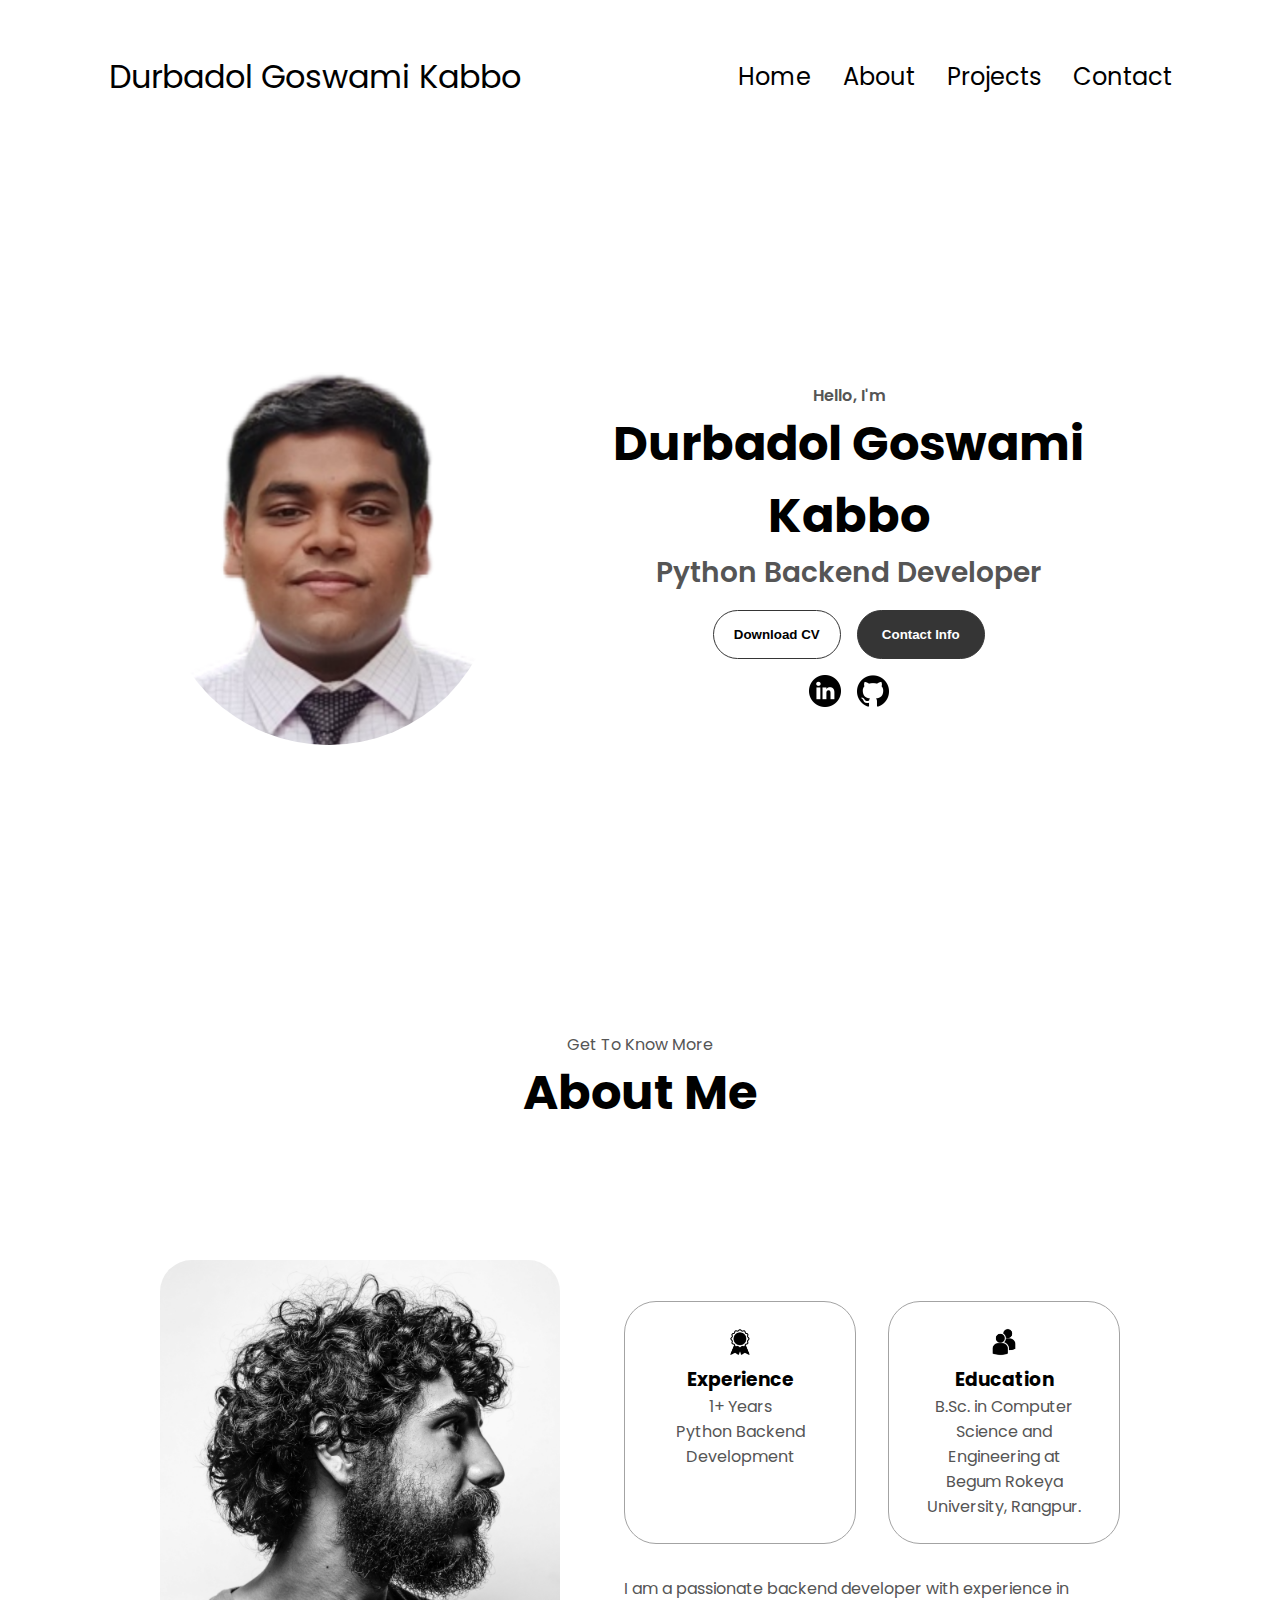
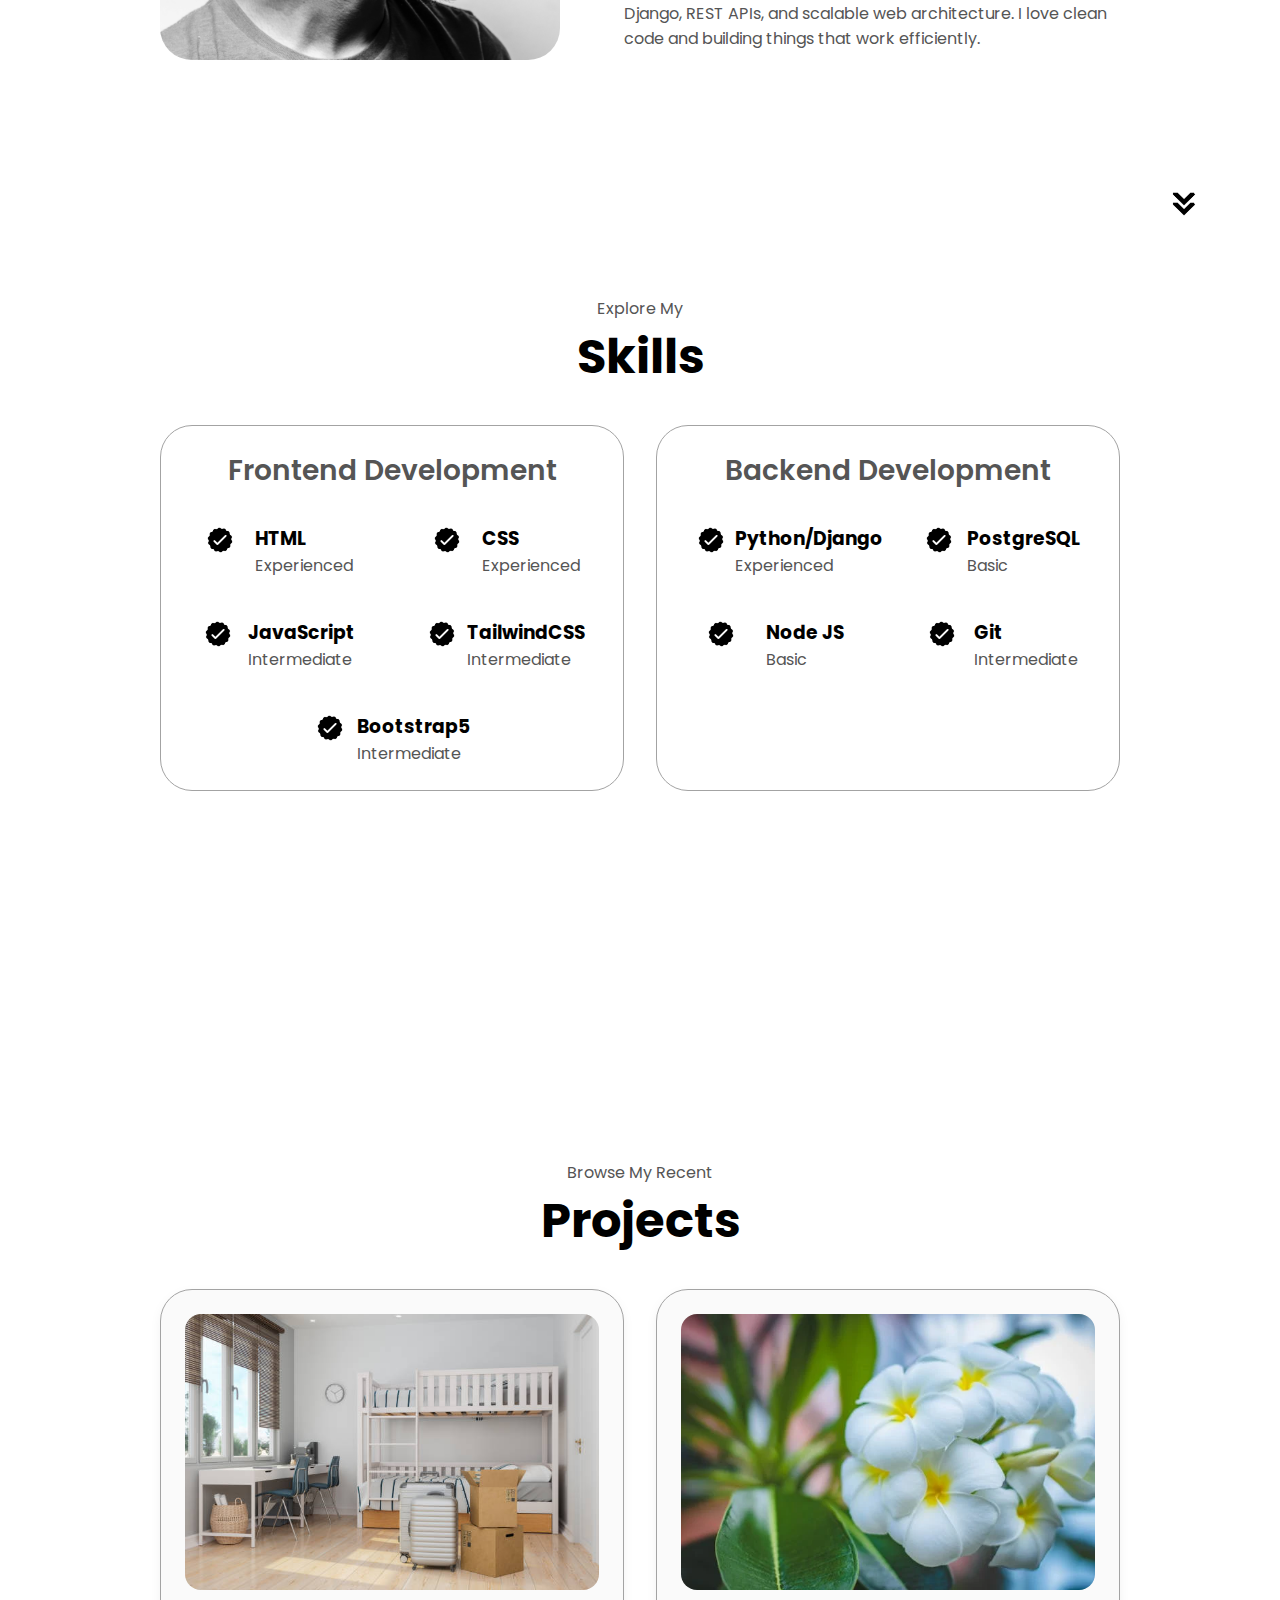
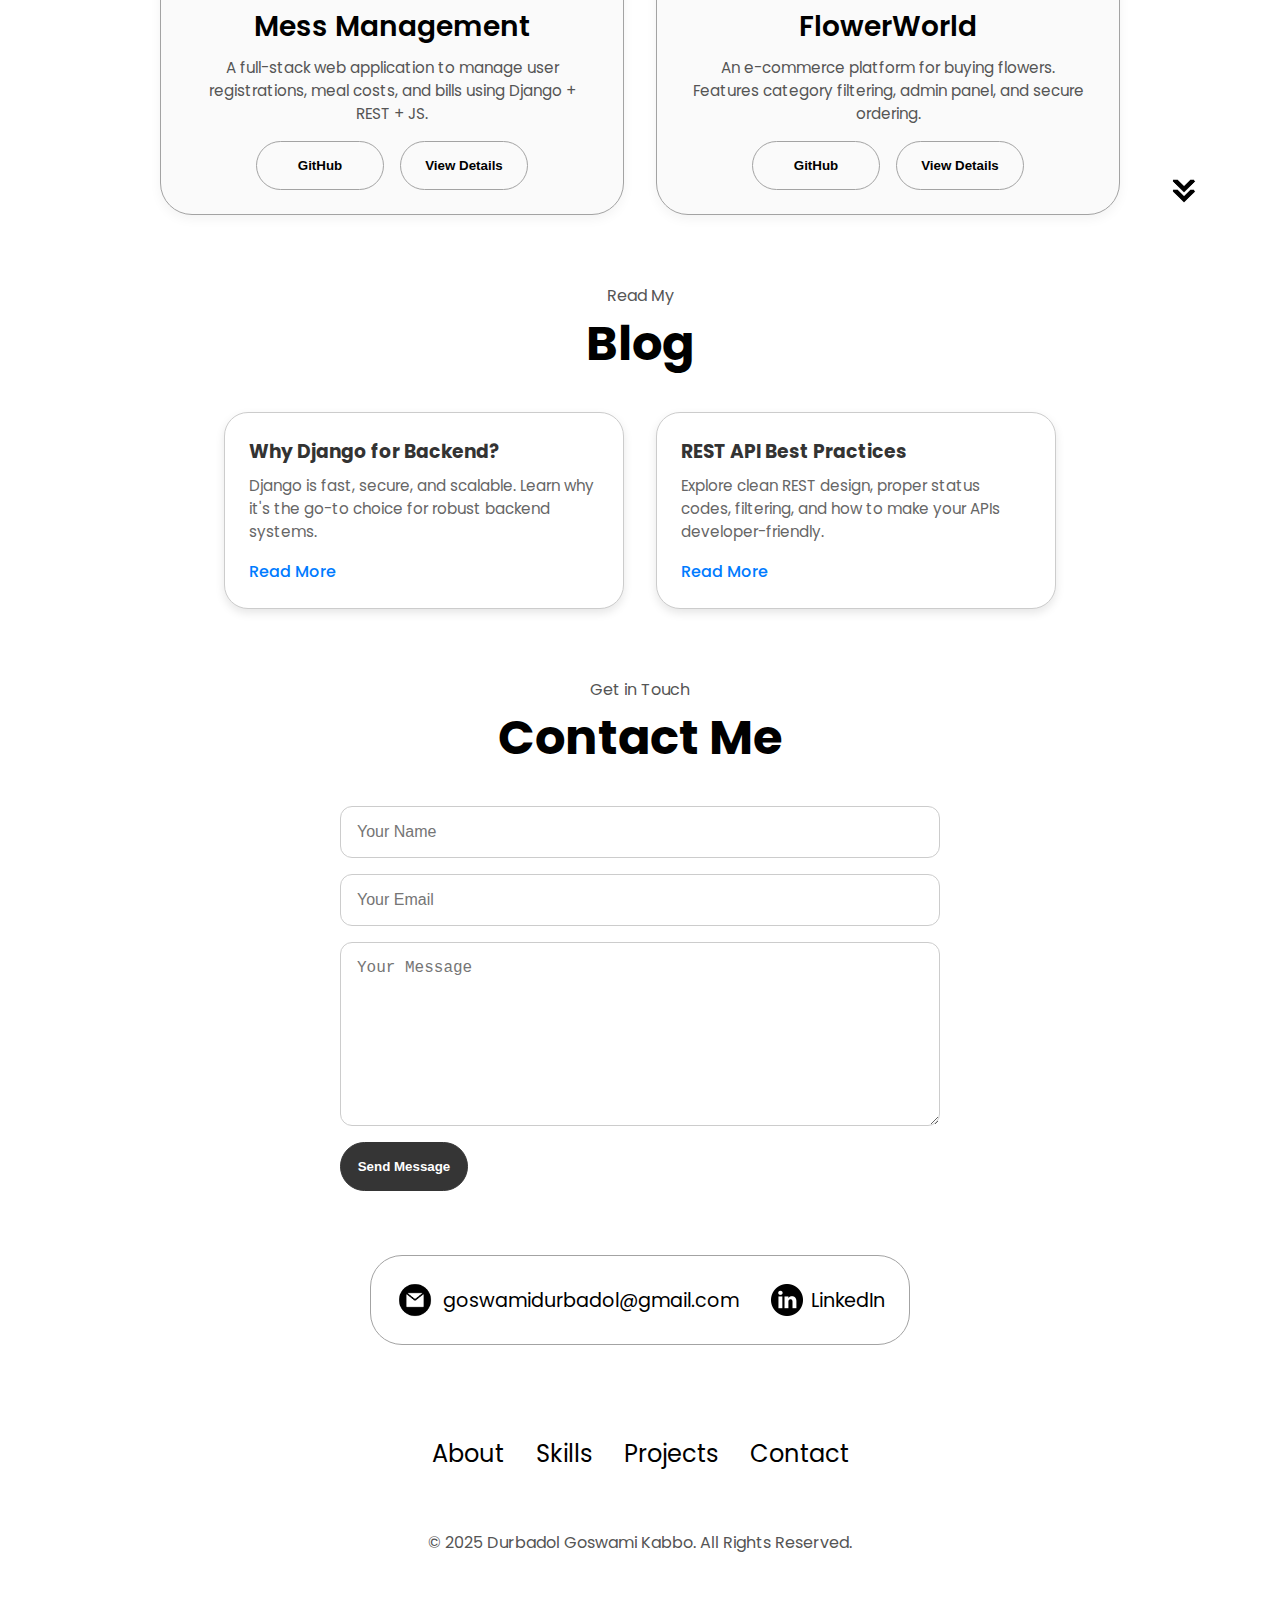
<file: index.html>
<!DOCTYPE html>
<html lang="en">

<head>
    <meta charset="UTF-8">
    <meta name="viewport" content="width=device-width, initial-scale=1.0">
    <title>Durbadol Goswami Kabbo</title>
    <link rel="stylesheet" href="./style.css">
    <link rel="stylesheet" href="./media.css">
    <link rel="preconnect" href="https://fonts.googleapis.com">
    <link rel="preconnect" href="https://fonts.gstatic.com" crossorigin>
    <link rel="stylesheet" href="https://cdnjs.cloudflare.com/ajax/libs/font-awesome/6.0.0-beta3/css/all.min.css">
</head>

<body>
    <nav id="desktop-nav">
        <div class="logo">
            Durbadol Goswami Kabbo
        </div>
        <div>
            <ul class="nav-links">
                <li><a href="#home">Home</a></li>
                <li><a href="#about">About</a></li>
                <li><a href="#projects">Projects</a></li>
                <li><a href="#contact">Contact</a></li>
            </ul>
        </div>
    </nav>

    <nav id="hamburger-nav">
        <div class="logo">Durbadol Goswami Kabbo</div>
        <div class="hamburger-menu">
            <div class="hamburger-icon" onclick="toggleMenu()">
                <span></span>
                <span></span>
                <span></span>
            </div>
            <div class="menu-links">
                <li><a href="#about" onclick="toggleMenu()">About</a></li>
                <li><a href="#skills" onclick="toggleMenu()">Skills</a></li>
                <li><a href="#projects" onclick="toggleMenu()">Projects</a></li>
                <li><a href="#contact" onclick="toggleMenu()">Contact</a></li>
            </div>
        </div>
    </nav>

    <!--Hero Section -->
    <section id="profile">
        <div class="section__pic-container">
            <img src="./assets/durbadol.png" class="profile-img" alt="Durbadol's profile picture" />
        </div>
        <div class="section__text">
            <p class="section__text__p1">Hello, I'm</p>
            <h1 class="title">Durbadol Goswami Kabbo</h1>
            <p class="section__text__p2">Python Backend Developer</p>
            <div class="btn-container">
                <button class="btn btn-color-2" onclick="window.open('./assets/durbadol_cv.pdf', '_blank')">
                    Download CV
                </button>
                <button class="btn btn-color-1" onclick="location.href='./#contact'">
                    Contact Info
                </button>
            </div>
            <div id="socials-container">
                <img src="./assets/linkedin.png" alt="My LinkedIn profile" class="icon"
                    onclick="location.href='https://www.linkedin.com/in/durbadolgoswamikabbo'" />
                <img src="./assets/github.png" alt="My Github profile" class="icon"
                    onclick="location.href='https://github.com/durbadol218/'" />
            </div>
        </div>
    </section>

    <!-- About Section -->
    <section id="about">
        <p class="section__text__p1">Get To Know More</p>
        <h1 class="title">About Me</h1>
        <div class="section-container">
            <div class="section__pic-container">
                <img src="./assets/about-pic.png" alt="About" class="about-pic" />
            </div>
            <div class="about-details-container">
                <div class="about-containers">
                    <div class="details-container">
                        <img src="./assets/experience.png" class="icon" />
                        <h3>Experience</h3>
                        <p>1+ Years<br />Python Backend Development</p>
                    </div>
                    <div class="details-container">
                        <img src="./assets/education.png" class="icon" />
                        <h3>Education</h3>
                        <p>B.Sc. in Computer Science and Engineering at <br> Begum Rokeya University, Rangpur.</p>
                    </div>
                </div>
                <div class="text-container">
                    <p>I am a passionate backend developer with experience in Django, REST APIs, and scalable web
                        architecture. I love clean code and building things that work efficiently.</p>
                </div>
            </div>
        </div>
        <img src="./assets/arrow.png" class="icon arrow" onclick="location.href='#experience'" />
    </section>

    <!-- Experience Section -->
    <section id="experience">
        <p class="section__text__p1">Explore My</p>
        <h1 class="title">Skills</h1>
        <div class="experience-details-container">
            <div class="about-containers">
                <div class="details-container">
                    <h2 class="experience-sub-title">Frontend Development</h2>
                    <div class="article-container">
                        <article><img src="./assets/checkmark.png" class="icon" />
                            <div>
                                <h3>HTML</h3>
                                <p>Experienced</p>
                            </div>
                        </article>
                        <article><img src="./assets/checkmark.png" class="icon" />
                            <div>
                                <h3>CSS</h3>
                                <p>Experienced</p>
                            </div>
                        </article>
                        <article><img src="./assets/checkmark.png" class="icon" />
                            <div>
                                <h3>JavaScript</h3>
                                <p>Intermediate</p>
                            </div>
                        </article>
                        <article><img src="./assets/checkmark.png" class="icon" />
                            <div>
                                <h3>TailwindCSS</h3>
                                <p>Intermediate</p>
                            </div>
                        </article>
                        <article><img src="./assets/checkmark.png" class="icon" />
                            <div>
                                <h3>Bootstrap5</h3>
                                <p>Intermediate</p>
                            </div>
                        </article>
                    </div>
                </div>
                <div class="details-container">
                    <h2 class="experience-sub-title">Backend Development</h2>
                    <div class="article-container">
                        <article><img src="./assets/checkmark.png" class="icon" />
                            <div>
                                <h3>Python/Django</h3>
                                <p>Experienced</p>
                            </div>
                        </article>
                        <article><img src="./assets/checkmark.png" class="icon" />
                            <div>
                                <h3>PostgreSQL</h3>
                                <p>Basic</p>
                            </div>
                        </article>
                        <article><img src="./assets/checkmark.png" class="icon" />
                            <div>
                                <h3>Node JS</h3>
                                <p>Basic</p>
                            </div>
                        </article>
                        <article><img src="./assets/checkmark.png" class="icon" />
                            <div>
                                <h3>Git</h3>
                                <p>Intermediate</p>
                            </div>
                        </article>
                    </div>
                </div>
            </div>
        </div>
        <img src="./assets/arrow.png" class="icon arrow" onclick="location.href='#projects'" />
    </section>

    <!-- Projects Section -->
    <section id="projects">
        <p class="section__text__p1">Browse My Recent</p>
        <h1 class="title">Projects</h1>
        <div class="experience-details-container">
            <div class="about-containers">
                <!-- Project 1 -->
                <div class="details-container color-container">
                    <div class="article-container">
                        <img src="./assets/hostel1.jpg" alt="Mess Management System" class="project-img" />
                    </div>
                    <h2 class="experience-sub-title project-title">Mess Management</h2>
                    <p class="project-desc">A full-stack web application to manage user registrations, meal costs, and
                        bills using Django + REST + JS.</p>
                    <div class="btn-container">
                        <button class="btn btn-color-2 project-btn"
                            onclick="location.href='https://github.com/durbadol218/Mess-Management-System'">GitHub</button>
                        <button class="btn btn-color-2 project-btn" onclick="location.href='./project1-details.html'">View
                            Details</button>
                    </div>
                </div>

                <!-- Project 2 -->
                <div class="details-container color-container">
                    <div class="article-container">
                        <img src="./assets/flowers.webp" alt="FlowerWorld E-commerce" class="project-img" />
                    </div>
                    <h2 class="experience-sub-title project-title">FlowerWorld</h2>
                    <p class="project-desc">An e-commerce platform for buying flowers. Features category filtering,
                        admin panel, and secure ordering.</p>
                    <div class="btn-container">
                        <button class="btn btn-color-2 project-btn"
                            onclick="location.href='https://github.com/durbadol218/FlowerWorld-New'">GitHub</button>
                        <button class="btn btn-color-2 project-btn" onclick="location.href='./project2-details.html'">View
                            Details</button>
                    </div>
                </div>
            </div>
        </div>
        <img src="./assets/arrow.png" class="icon arrow" onclick="location.href='#contact'" />
    </section>

    <!-- Blog Section -->
    <section id="blog" class="blog-section">
        <p class="section__text__p1">Read My</p>
        <h1 class="title">Blog</h1>
        <div class="blog-container">
            <!-- Blog 1 -->
            <div class="blog-card">
                <h3>Why Django for Backend?</h3>
                <p>Django is fast, secure, and scalable. Learn why it's the go-to choice for robust backend systems.</p>
                <a href="blog1.html">Read More</a>
            </div>

            <!-- Blog 2 -->
            <div class="blog-card">
                <h3>REST API Best Practices</h3>
                <p>Explore clean REST design, proper status codes, filtering, and how to make your APIs
                    developer-friendly.</p>
                <a href="blog2.html">Read More</a>
            </div>
        </div>
    </section>


    <!-- Contact Section -->
    <section id="contact">
        <p class="section__text__p1">Get in Touch</p>
        <h1 class="title">Contact Me</h1>
        <form action="https://formsubmit.co/goswamidurbadol@gmail.com" method="POST" class="contact-form">
            <input type="text" name="name" placeholder="Your Name" required />
            <input type="email" name="email" placeholder="Your Email" required />
            <textarea name="message" placeholder="Your Message" required></textarea>
            <button type="submit" class="btn btn-color-1">Send Message</button>
        </form>
        <div class="contact-info-upper-container">
            <div class="contact-info-container">
                <img src="./assets/email.png" class="icon contact-icon email-icon" />
                <p><a href="mailto:goswamidurbadol@gmail.com">goswamidurbadol@gmail.com</a></p>
            </div>
            <div class="contact-info-container">
                <img src="./assets/linkedin.png" class="icon contact-icon" />
                <p><a href="https://linkedin.com/in/durbadolgoswamikabbo">LinkedIn</a></p>
            </div>
        </div>
    </section>

    <!-- Footer -->
    <footer>
        <nav>
            <ul class="nav-links">
                <li><a href="#about">About</a></li>
                <li><a href="#skills">Skills</a></li>
                <li><a href="#projects">Projects</a></li>
                <li><a href="#contact">Contact</a></li>
            </ul>
        </nav>
        <p>&copy; 2025 Durbadol Goswami Kabbo. All Rights Reserved.</p>
    </footer>
    <!-- <section id="projects">
        <p class="section__text__p1">Browse My Recent</p>
        <h1 class="title">Projects</h1>
        <div class="experience-details-container">
            <div class="about-containers">
                <div class="details-container color-container">
                    <div class="article-container">
                        <img src="./assets/project-1.png" alt="Project 1" class="project-img" />
                    </div>
                    <h2 class="experience-sub-title project-title">Project One</h2>
                    <div class="btn-container">
                        <button class="btn btn-color-2 project-btn" onclick="location.href='https://github.com/'">
                            Github
                        </button>
                        <button class="btn btn-color-2 project-btn" onclick="location.href='https://github.com/'">
                            Live Demo
                        </button>
                    </div>
                </div>
                <div class="details-container color-container">
                    <div class="article-container">
                        <img src="./assets/project-2.png" alt="Project 2" class="project-img" />
                    </div>
                    <h2 class="experience-sub-title project-title">Project Two</h2>
                    <div class="btn-container">
                        <button class="btn btn-color-2 project-btn" onclick="location.href='https://github.com/'">
                            Github
                        </button>
                        <button class="btn btn-color-2 project-btn" onclick="location.href='https://github.com/'">
                            Live Demo
                        </button>
                    </div>
                </div>
                <div class="details-container color-container">
                    <div class="article-container">
                        <img src="./assets/project-3.png" alt="Project 3" class="project-img" />
                    </div>
                    <h2 class="experience-sub-title project-title">Project Three</h2>
                    <div class="btn-container">
                        <button class="btn btn-color-2 project-btn" onclick="location.href='https://github.com/'">
                            Github
                        </button>
                        <button class="btn btn-color-2 project-btn" onclick="location.href='https://github.com/'">
                            Live Demo
                        </button>
                    </div>
                </div>
            </div>
        </div>
        <img src="./assets/arrow.png" alt="Arrow icon" class="icon arrow" onclick="location.href='./#contact'" />
    </section>
    <section id="contact">
        <p class="section__text__p1">Get in Touch</p>
        <h1 class="title">Contact Me</h1>
        <div class="contact-info-upper-container">
            <div class="contact-info-container">
                <img src="./assets/email.png" alt="Email icon" class="icon contact-icon email-icon" />
                <p><a href="mailto:goswamidurbadol@gmail.com">goswamidurbadol@gmail.com</a></p>
            </div>
            <div class="contact-info-container">
                <img src="./assets/linkedin.png" alt="LinkedIn icon" class="icon contact-icon" />
                <p><a href="https://www.linkedin.com/in/durbadolgoswamikabbo">LinkedIn</a></p>
            </div>
        </div>
    </section>
    <footer>
        <nav>
            <div class="nav-links-container">
                <ul class="nav-links">
                    <li><a href="#about">About</a></li>
                    <li><a href="#experience">Experience</a></li>
                    <li><a href="#projects">Projects</a></li>
                    <li><a href="#contact">Contact</a></li>
                </ul>
            </div>
        </nav>
        <p>Copyright &#169; 2025 Durbadol Goswami Kabbo. All Rights Reserved.</p>
    </footer> -->
    <script src="./script.js"></script>
</body>

</html>
</file>
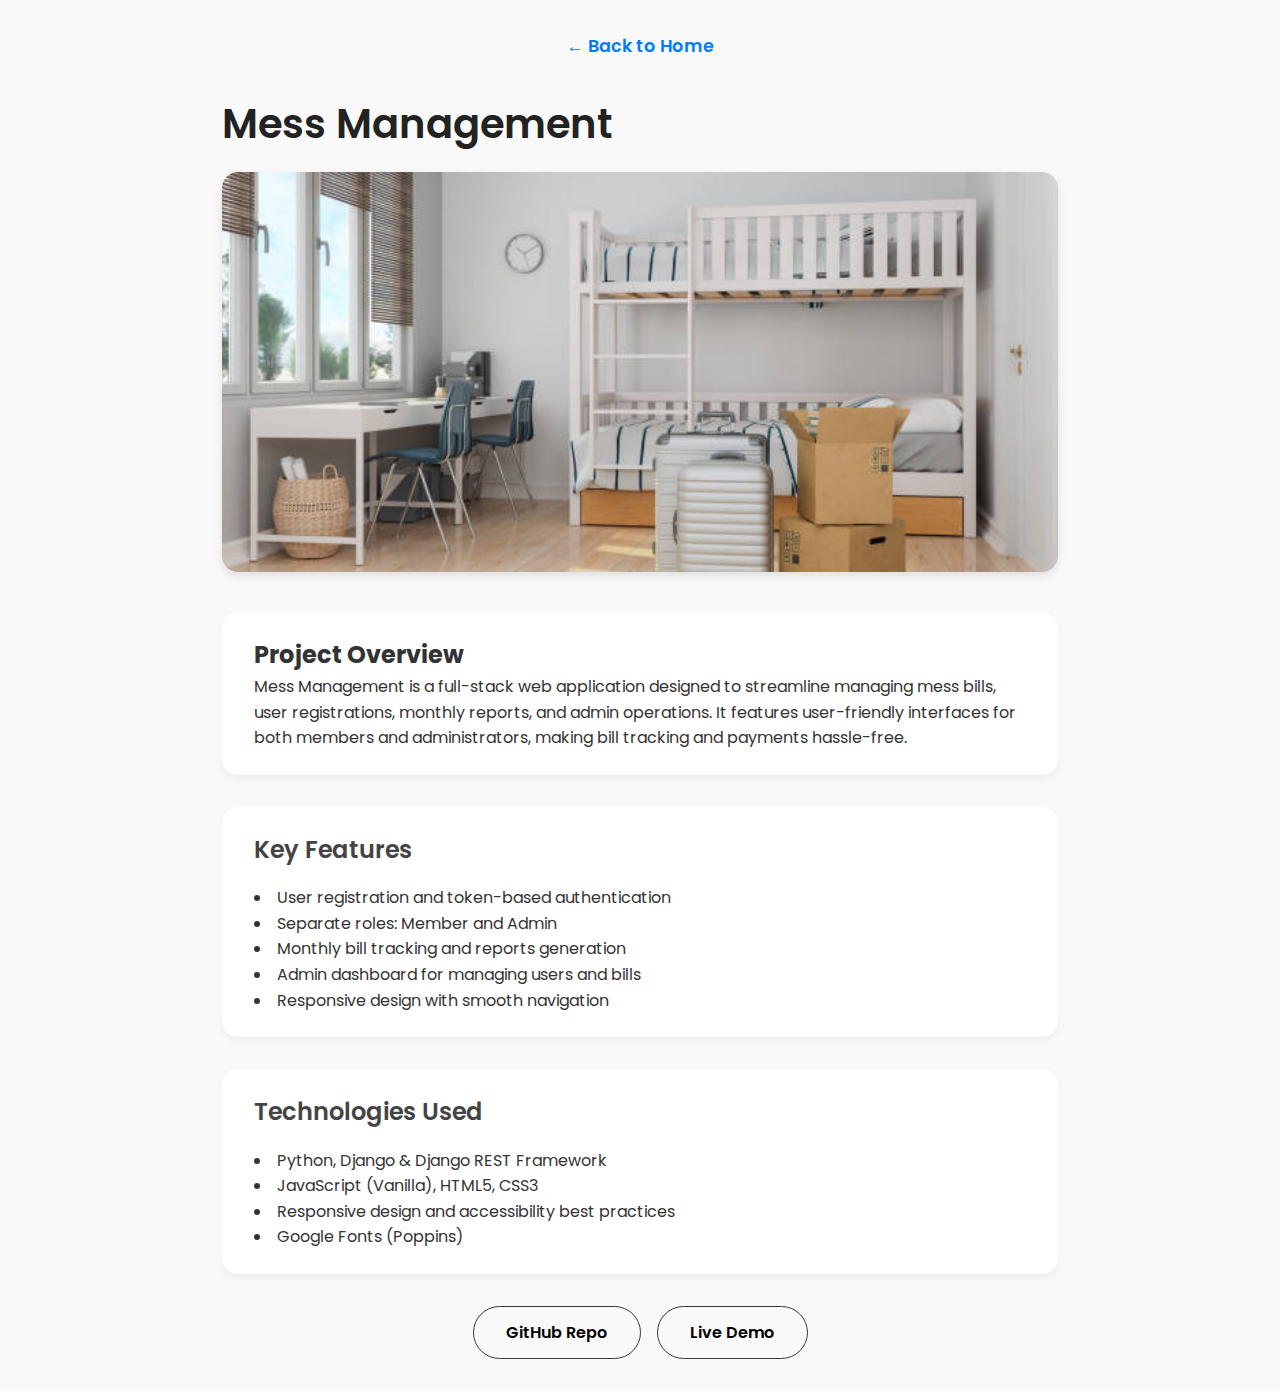
<file: project1-details.html>
<!DOCTYPE html>
<html lang="en">
<head>
  <meta charset="UTF-8" />
  <meta name="viewport" content="width=device-width, initial-scale=1" />
  <title>Mess Management - Project Details</title>
  <link href="https://fonts.googleapis.com/css2?family=Poppins:wght@300;400;500;600&display=swap" rel="stylesheet" />
  <style>
    /* Reset & base styles */
    * {
      margin: 0;
      padding: 0;
      box-sizing: border-box;
      font-family: 'Poppins', sans-serif;
    }
    body {
      background: #f9f9f9;
      color: #333;
      line-height: 1.6;
      padding: 2rem;
      max-width: 900px;
      margin: auto;
    }
    a {
      color: #007bff;
      text-decoration: none;
      transition: color 0.3s ease;
    }
    a:hover {
      color: #0056b3;
    }

    header {
      margin-bottom: 2rem;
      text-align: center;
    }
    header a {
      font-weight: 600;
      font-size: 1.1rem;
    }

    h1 {
      margin-bottom: 1rem;
      font-weight: 600;
      font-size: 2.5rem;
      color: #222;
    }
    img.project-detail-img {
      width: 100%;
      max-height: 400px;
      object-fit: cover;
      border-radius: 1rem;
      margin-bottom: 2rem;
      box-shadow: 0 4px 10px rgba(0,0,0,0.1);
    }

    section.description,
    section.features,
    section.technologies {
      margin-bottom: 2rem;
      background: white;
      padding: 1.5rem 2rem;
      border-radius: 1rem;
      box-shadow: 0 4px 8px rgba(0,0,0,0.05);
    }

    section.features ul,
    section.technologies ul {
      list-style: disc inside;
      margin-top: 1rem;
    }

    section.features h2,
    section.technologies h2 {
      font-weight: 600;
      color: #444;
      margin-bottom: 1rem;
      font-size: 1.5rem;
    }

    .btn-container {
      display: flex;
      justify-content: center;
      gap: 1rem;
      margin-top: 1rem;
      flex-wrap: wrap;
    }

    .btn {
      padding: 0.8rem 2rem;
      border-radius: 2rem;
      font-weight: 600;
      border: 1px solid #353535;
      background: none;
      color: #000;
      cursor: pointer;
      transition: all 0.3s ease;
      min-width: 140px;
      text-align: center;
      text-decoration: none;
      display: inline-block;
    }
    .btn:hover {
      background: #353535;
      color: #fff;
    }

    /* Responsive */
    @media (max-width: 600px) {
      body {
        padding: 1rem;
      }
      h1 {
        font-size: 2rem;
      }
      .btn-container {
        flex-direction: column;
      }
      .btn {
        width: 100%;
        min-width: unset;
      }
    }
  </style>
</head>
<body>
  <header>
    <a href="./index.html">&larr; Back to Home</a>
  </header>

  <h1>Mess Management</h1>

  <img
    src="./assets/hostel1.jpg"
    alt="Mess Management Project Screenshot"
    class="project-detail-img"
  />

  <section class="description">
    <h2>Project Overview</h2>
    <p>
      Mess Management is a full-stack web application designed to streamline
      managing mess bills, user registrations, monthly reports, and admin operations.
      It features user-friendly interfaces for both members and administrators,
      making bill tracking and payments hassle-free.
    </p>
  </section>

  <section class="features">
    <h2>Key Features</h2>
    <ul>
      <li>User registration and token-based authentication</li>
      <li>Separate roles: Member and Admin</li>
      <li>Monthly bill tracking and reports generation</li>
      <li>Admin dashboard for managing users and bills</li>
      <li>Responsive design with smooth navigation</li>
    </ul>
  </section>

  <section class="technologies">
    <h2>Technologies Used</h2>
    <ul>
      <li>Python, Django & Django REST Framework</li>
      <li>JavaScript (Vanilla), HTML5, CSS3</li>
      <li>Responsive design and accessibility best practices</li>
      <li>Google Fonts (Poppins)</li>
    </ul>
  </section>

  <div class="btn-container">
    <a href="https://github.com/durbadol218/Mess-Management-System" class="btn" target="_blank" rel="noopener noreferrer">
      GitHub Repo
    </a>
    <a href="https://mess-management-frontend-five.vercel.app/" class="btn" target="_blank" rel="noopener noreferrer">
      Live Demo
    </a>
  </div>
</body>
</html>
</file>
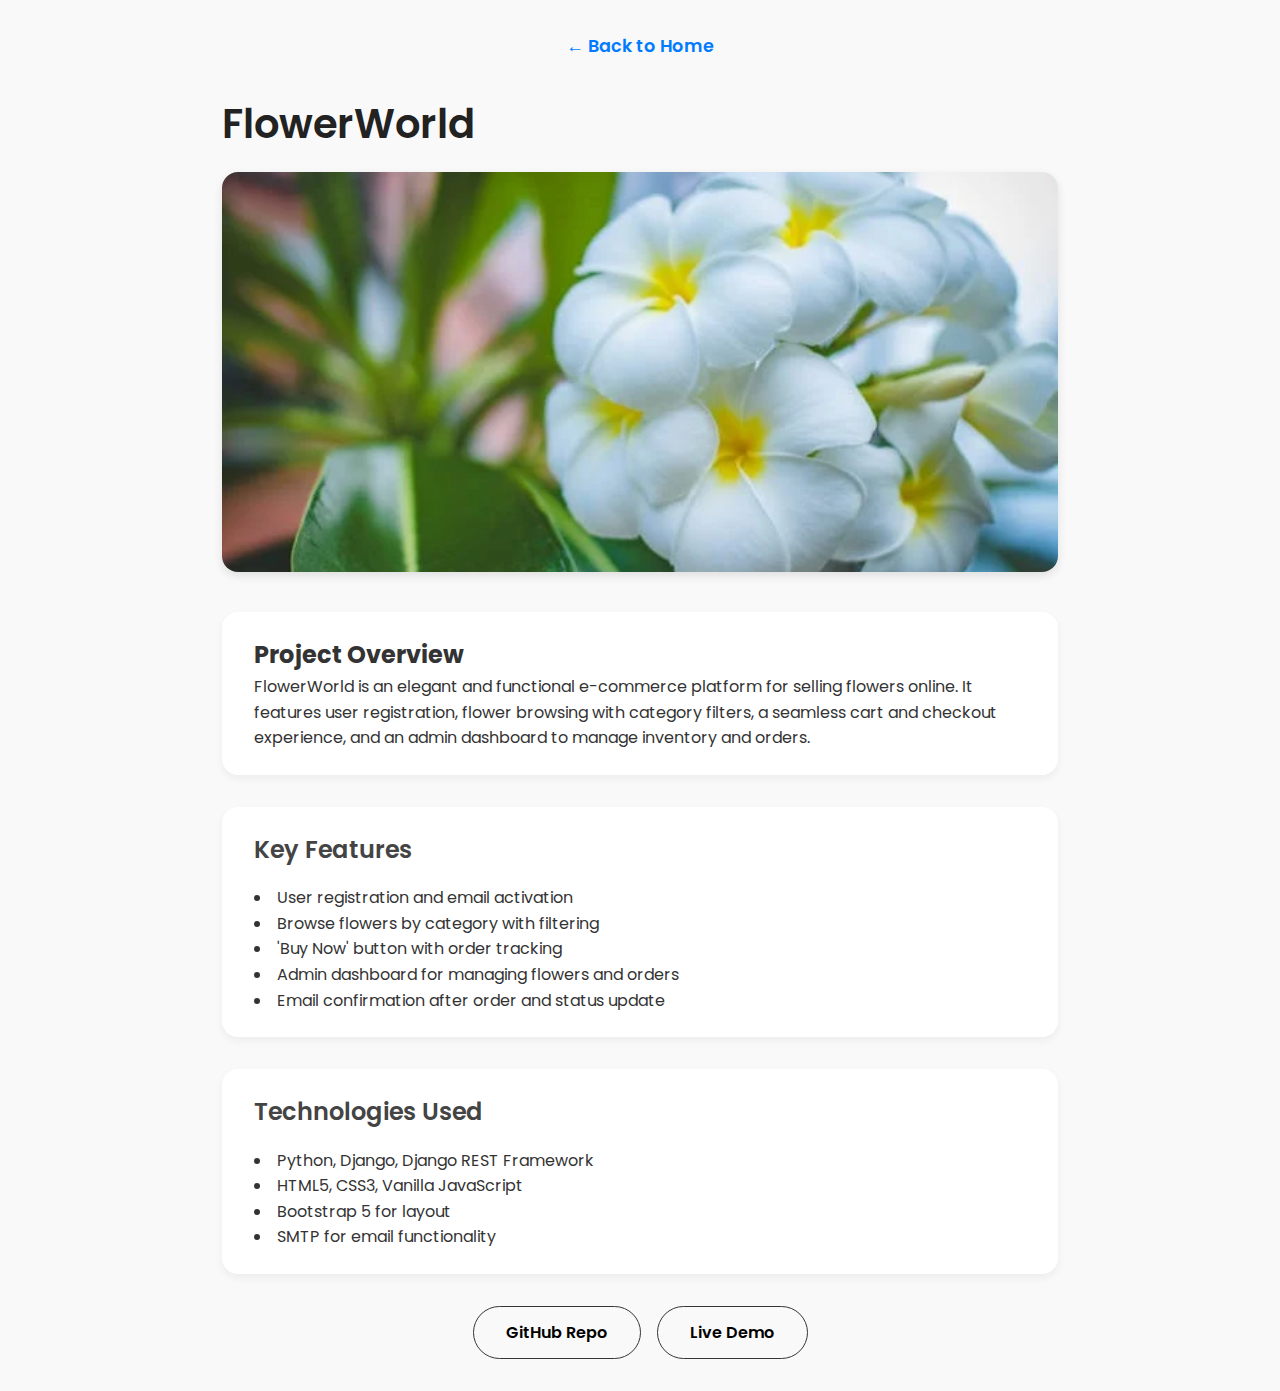
<file: project2-details.html>
<!DOCTYPE html>
<html lang="en">
<head>
  <meta charset="UTF-8" />
  <meta name="viewport" content="width=device-width, initial-scale=1" />
  <title>FlowerWorld - Project Details</title>
  <link href="https://fonts.googleapis.com/css2?family=Poppins:wght@300;400;500;600&display=swap" rel="stylesheet" />
  <style>
    * {
      margin: 0;
      padding: 0;
      box-sizing: border-box;
      font-family: 'Poppins', sans-serif;
    }
    body {
      background: #f9f9f9;
      color: #333;
      line-height: 1.6;
      padding: 2rem;
      max-width: 900px;
      margin: auto;
    }
    a {
      color: #007bff;
      text-decoration: none;
      transition: color 0.3s ease;
    }
    a:hover {
      color: #0056b3;
    }

    header {
      margin-bottom: 2rem;
      text-align: center;
    }
    header a {
      font-weight: 600;
      font-size: 1.1rem;
    }

    h1 {
      margin-bottom: 1rem;
      font-weight: 600;
      font-size: 2.5rem;
      color: #222;
    }
    img.project-detail-img {
      width: 100%;
      max-height: 400px;
      object-fit: cover;
      border-radius: 1rem;
      margin-bottom: 2rem;
      box-shadow: 0 4px 10px rgba(0,0,0,0.1);
    }

    section.description,
    section.features,
    section.technologies {
      margin-bottom: 2rem;
      background: white;
      padding: 1.5rem 2rem;
      border-radius: 1rem;
      box-shadow: 0 4px 8px rgba(0,0,0,0.05);
    }

    section.features ul,
    section.technologies ul {
      list-style: disc inside;
      margin-top: 1rem;
    }

    section.features h2,
    section.technologies h2 {
      font-weight: 600;
      color: #444;
      margin-bottom: 1rem;
      font-size: 1.5rem;
    }

    .btn-container {
      display: flex;
      justify-content: center;
      gap: 1rem;
      margin-top: 1rem;
      flex-wrap: wrap;
    }

    .btn {
      padding: 0.8rem 2rem;
      border-radius: 2rem;
      font-weight: 600;
      border: 1px solid #353535;
      background: none;
      color: #000;
      cursor: pointer;
      transition: all 0.3s ease;
      min-width: 140px;
      text-align: center;
      text-decoration: none;
      display: inline-block;
    }
    .btn:hover {
      background: #353535;
      color: #fff;
    }

    @media (max-width: 600px) {
      body {
        padding: 1rem;
      }
      h1 {
        font-size: 2rem;
      }
      .btn-container {
        flex-direction: column;
      }
      .btn {
        width: 100%;
        min-width: unset;
      }
    }
  </style>
</head>
<body>
  <header>
    <a href="./index.html">&larr; Back to Home</a>
  </header>

  <h1>FlowerWorld</h1>

  <img
    src="./assets/flowers.webp"
    alt="FlowerWorld Project Screenshot"
    class="project-detail-img"
  />

  <section class="description">
    <h2>Project Overview</h2>
    <p>
      FlowerWorld is an elegant and functional e-commerce platform for selling flowers online. 
      It features user registration, flower browsing with category filters, a seamless cart and 
      checkout experience, and an admin dashboard to manage inventory and orders.
    </p>
  </section>

  <section class="features">
    <h2>Key Features</h2>
    <ul>
      <li>User registration and email activation</li>
      <li>Browse flowers by category with filtering</li>
      <li>'Buy Now' button with order tracking</li>
      <li>Admin dashboard for managing flowers and orders</li>
      <li>Email confirmation after order and status update</li>
    </ul>
  </section>

  <section class="technologies">
    <h2>Technologies Used</h2>
    <ul>
      <li>Python, Django, Django REST Framework</li>
      <li>HTML5, CSS3, Vanilla JavaScript</li>
      <li>Bootstrap 5 for layout</li>
      <li>SMTP for email functionality</li>
    </ul>
  </section>

  <div class="btn-container">
    <a href="https://github.com/durbadol218/FlowerWorld-New" class="btn" target="_blank" rel="noopener noreferrer">
      GitHub Repo
    </a>
    <a href="https://flower-world-modified.vercel.app/" class="btn" target="_blank" rel="noopener noreferrer">
      Live Demo
    </a>
  </div>
</body>
</html>
</file>
<file: style.css>
@import url('https://fonts.googleapis.com/css2?family=Poppins:wght@300;400;500;600&display=swap');

* {
    margin: 0;
    padding: 0;
    /* box-sizing: border-box; */
}

body {
    font-family: 'Poppins', sans-serif;
    /* background-color: #f4f4f4;
    color: #333; */
}

html {
    scroll-behavior: smooth;
}

p {
    color: rgb(85, 85, 85);
}

a,
.btn {
    transition: all 300ms ease;
}

nav,
.nav-links {
    display: flex;
}

nav {
    justify-content: space-around;
    align-items: center;
    height: 17vh;
}

.nav-links {
    gap: 2rem;
    list-style: none;
    font-size: 1.5rem;
}

a {
    color: black;
    text-decoration: none;
    text-decoration-color: white;
}

a:hover {
    color: gray;
    text-decoration: underline;
    text-underline-offset: 1rem;
    text-decoration-color: rgb(80, 80, 80);
    text-decoration-color: rgb(181, 181, 181);
}

.logo {
    font-size: 2rem;
}

.logo:hover {
    cursor: default;
}

#hamburger-nav {
    display: none;
}

.hamburger-menu {
    position: relative;
    display: inline-block;
}

.hamburger-icon {
    display: flex;
    flex-direction: column;
    justify-content: space-between;
    height: 24px;
    width: 30px;
    cursor: pointer;
}

.hamburger-icon span {
    width: 100%;
    height: 2px;
    background-color: black;
    transition: all 0.3s ease-in-out;
}

.menu-links {
    position: absolute;
    top: 100%;
    right: 0;
    background-color: white;
    width: fit-content;
    max-height: 0;
    overflow: hidden;
    transition: all 0.3s ease-in-out;
}

.menu-links a {
    display: block;
    padding: 10px;
    text-align: center;
    font-size: 1.5rem;
    color: black;
    text-decoration: none;
    transform: all 0.3s ease-in-out;
}

.menu-links li {
    list-style: none;
}

.menu-links.open {
    max-height: 300px;
}

.hamburger-icon.open span:first-child {
    transform: rotate(45deg) translate(10px, 5px);
}

.hamburger-icon.open span:nth-child(2) {
    opacity: 0;
}

.hamburger-icon.open span:last-child {
    transform: rotate(-45deg) translate(10px, -5px);
}

.hamburger-icon span:first-child {
    transform: none;
}

.hamburger-icon span:first-child {
    opacity: 1;
}

.hamburger-icon span:first-child {
    transform: none;
}

section {
    padding-top: 4vh;
    height: 96vh;
    margin: 0 10rem;
    box-sizing: border-box;
    min-height: fit-content;
}

.blog-section {
    padding-top: 4vh;
    height: fit-content;
    margin: 0 10rem;
    box-sizing: border-box;
}

.section-container {
    display: flex;
}

.profile-img {
    border-radius: 200px;
    width: 100%;
    height: 100%;
    object-fit: cover;
}

#profile {
    display: flex;
    justify-content: center;
    gap: 5rem;
    height: 80vh;
}

.section__pic-container {
    display: flex;
    height: 400px;
    width: 400px;
    margin: auto 0;
}

.section__text {
    align-self: center;
    text-align: center;
}

.section__text p {
    font-weight: 600;
}

.section__text__p1 {
    text-align: center;
}

.section__text__p2 {
    font-size: 1.75rem;
    margin-bottom: 1rem;
}

.title {
    font-size: 3rem;
    text-align: center;
}

#socials-container {
    display: flex;
    justify-content: center;
    margin-top: 1rem;
    gap: 1rem;
}

.icon {
    cursor: pointer;
    height: 2rem;
}

.btn-container {
    display: flex;
    justify-content: center;
    gap: 1rem;
}

.btn {
    font-weight: 600;
    transition: all 300ms ease;
    padding: 1rem;
    width: 8rem;
    border-radius: 2rem;
}

.btn-color-1,
.btn-color-2 {
    border: rgb(53, 53, 53) 0.1rem solid;
}

.btn-color-1:hover,
.btn-color-2:hover {
    cursor: pointer;
}

.btn-color-1,
.btn-color-2:hover {
    background: rgb(53, 53, 53);
    color: white;
}

.btn-color-1:hover {
    background: rgb(0, 0, 0);
}

.btn-color-2 {
    background: none;
}

.btn-color-2:hover {
    border: rgb(255, 255, 255) 0.1rem solid;
}

.btn-container {
    gap: 1rem;
}

#about {
    position: relative;
}

.about-containers {
    gap: 2rem;
    margin-bottom: 2rem;
    margin-top: 2rem;
}

.about-details-container {
    justify-content: center;
    flex-direction: column;
}

.about-containers,
.about-details-container {
    display: flex;
}

.about-pic {
    border-radius: 2rem;
}

.arrow {
    position: absolute;
    right: -5rem;
    bottom: 2.5rem;
}

.details-container {
    padding: 1.5rem;
    flex: 1;
    background: white;
    border-radius: 2rem;
    border: rgb(53, 53, 53) 0.1rem solid;
    border-color: rgb(163, 163, 163);
    text-align: center;
}

.section-container {
    gap: 4rem;
    height: 80%;
}

.section__pic-container {
    height: 400px;
    width: 400px;
    margin: auto 0;
}

#skills {
    position: relative;
}

.experience-sub-title {
    color: rgb(85, 85, 85);
    font-weight: 600;
    font-size: 1.75rem;
    margin-bottom: 2rem;
}

.experience-details-container {
    display: flex;
    justify-content: center;
    flex-direction: column;
}

.article-container {
    display: flex;
    text-align: initial;
    flex-wrap: wrap;
    flex-direction: row;
    gap: 2.5rem;
    justify-content: space-around;
}

article {
    display: flex;
    width: 10rem;
    justify-content: space-around;
    gap: 0.5rem;
}

article .icon {
    cursor: default;
}

.blog-container {
    display: flex;
    justify-content: center;
    gap: 2rem;
    margin: 2rem 0;
    flex-wrap: wrap;
}

.blog-card {
    padding: 1.5rem;
    background: #fff;
    border: 1px solid #ccc;
    border-radius: 1.5rem;
    box-shadow: 0 4px 10px rgba(0, 0, 0, 0.1);
    max-width: 350px;
    transition: transform 0.3s ease;
}

.blog-card:hover {
    transform: translateY(-5px);
}

.blog-card a {
    display: inline-block;
    margin-top: 1rem;
    color: #007bff;
    text-decoration: none;
}

.blog-card h3 {
    margin-bottom: 0.5rem;
    color: #333;
}

.blog-card p {
    font-size: 0.95rem;
    color: #666;
}

.blog-card a {
    display: inline-block;
    margin-top: 1rem;
    color: #007bff;
    text-decoration: none;
    font-weight: 500;
}

.blog-card a:hover {
    text-decoration: underline;
}

.contact-form {
    display: flex;
    flex-direction: column;
    gap: 1rem;
    width: 90%;
    max-width: 600px;
    margin: 2rem auto;
}

.contact-form input,
.contact-form textarea {
    padding: 1rem;
    border-radius: 0.75rem;
    border: 1px solid #ccc;
    font-size: 1rem;
    resize: vertical;
}

.contact-form textarea {
    min-height: 150px;
}


#projects {
    position: relative;
}

/* .color-container {
    border-color: rgb(163, 163, 163);
    background: rgb(250, 250, 250);
} */
.color-container {
    border-color: rgb(163, 163, 163);
    background: rgb(250, 250, 250);
    padding: 1.5rem;
    border-radius: 2rem;
    box-shadow: 0 4px 12px rgba(0, 0, 0, 0.05);
    transition: transform 0.3s ease;
}

.color-container:hover {
    transform: translateY(-5px);
}

/* .project-img {
    border-radius: 2rem;
    width: 90%;
    height: 90%;
} */
.project-img {
    border-radius: 1rem;
    width: 100%;
    height: auto;
    object-fit: cover;
}

.project-title {
    margin: 1rem 0 0.5rem;
    color: black;
}

.project-desc {
    font-size: 0.95rem;
    color: #555;
    text-align: center;
    margin-bottom: 1rem;
    padding: 0 0.5rem;
}

.project-btn {
    color: black;
    border-color: rgb(163, 163, 163);
}

#contact {
    display: flex;
    justify-content: center;
    flex-direction: column;
    height: 70vh;
}

.contact-info-upper-container {
    display: flex;
    justify-content: center;
    border-radius: 2rem;
    border: rgb(53, 53, 53) 0.1rem solid;
    border-color: rgb(163, 163, 163);
    background: (250, 250, 250);
    margin: 2rem auto;
    padding: 0.5rem;
}

.contact-info-container {
    display: flex;
    align-items: center;
    justify-content: center;
    gap: 0.5rem;
    margin: 1rem;
}

.contact-info-container p {
    font-size: larger;
}

.contact-icon {
    cursor: default;
}

.email-icon {
    height: 2.5rem;
}

footer {
    height: 26vh;
    margin: 0 1rem;
}

footer p {
    text-align: center;
}
</file>
<file: media.css>
@media screen and (max-width: 1400px) {
    #profile {
        height: 83vh;
        margin-bottom: 6rem;
    }

    .about-containers {
        flex-wrap: wrap;
    }

    #contact,
    #projects {
        height: fit-content;
    }
}

@media screen and (max-width: 1200px) {
    #desktop-nav {
        display: none;
    }

    #hamburger-nav {
        display: flex;
    }

    #experience,
    .experience-details-container {
        margin-top: 2rem;
    }

    #profile,
    .section-container {
        display: block;
    }

    .arrow {
        display: none;
    }

    section,
    .section-container {
        height: fit-content;
    }

    section {
        margin: 0 5%;
    }

    .section__pic-container {
        width: 275px;
        height: 275px;
        margin: 0 auto 2rem;
    }

    .about-containers {
        margin-top: 0;
    }
}

@media screen and (max-width: 600px) {
    .blog-container {
        margin-top: 1rem;
        margin-bottom: 2rem;
    }

    .blog-card {
        margin-bottom: 1rem;
    }

    .blog-card:hover {
        transform: none;
    }

    .project-img {
        width: 100%;
        height: auto;
    }

    .details-container {
        margin-bottom: 2rem;
    }

    #contact,
    footer {
        height: 40vh;
    }

    #profile {
        height: 83vh;
        margin-bottom: 0;
    }

    article {
        font-size: 1rem;
    }

    footer nav {
        height: fit-content;
        margin-bottom: 2rem;
    }

    .about-containers,
    .contact-info-upper-container,
    .btn-container {
        flex-wrap: wrap;
    }

    .contact-info-container {
        margin: 0;
    }

    .contact-info-container p,
    .nav-links li a {
        font-size: 1rem;
    }

    .contact-form {
        width: 95%;
        margin: 1rem auto;
    }


    .experience-sub-title {
        font-size: 1.25rem;
    }

    .logo {
        font-size: 1.5rem;
    }

    .nav-links {
        flex-direction: column;
        gap: 0.5rem;
        text-align: center;
    }

    .section__pic-container {
        width: auto;
        height: 46vw;
        justify-content: center;
    }

    .section__text__p2 {
        font-size: 1.25rem;
    }

    .title {
        font-size: 2rem;
    }

    .text-container {
        text-align: justify;
    }

    .project-desc {
        font-size: 0.9rem;
        padding: 0 0.5rem;
        text-align: center;
    }
}
</file>
